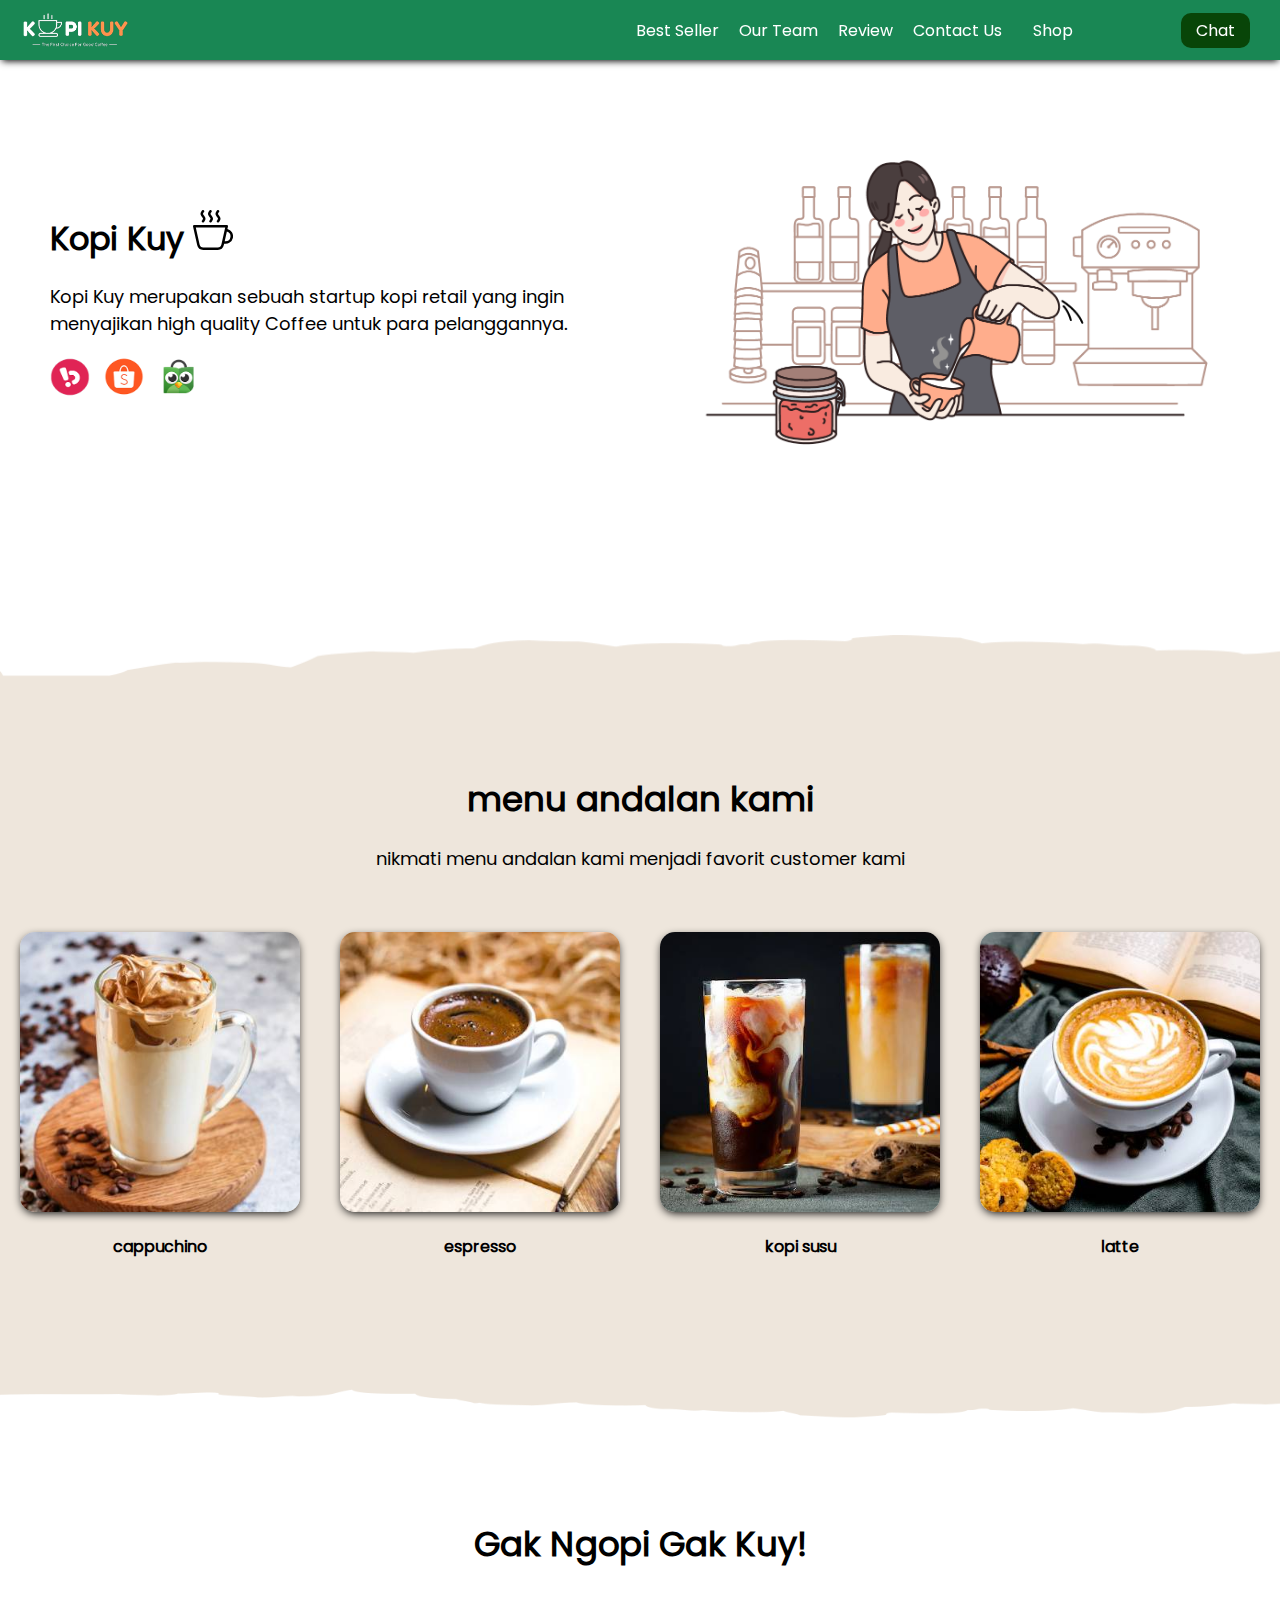
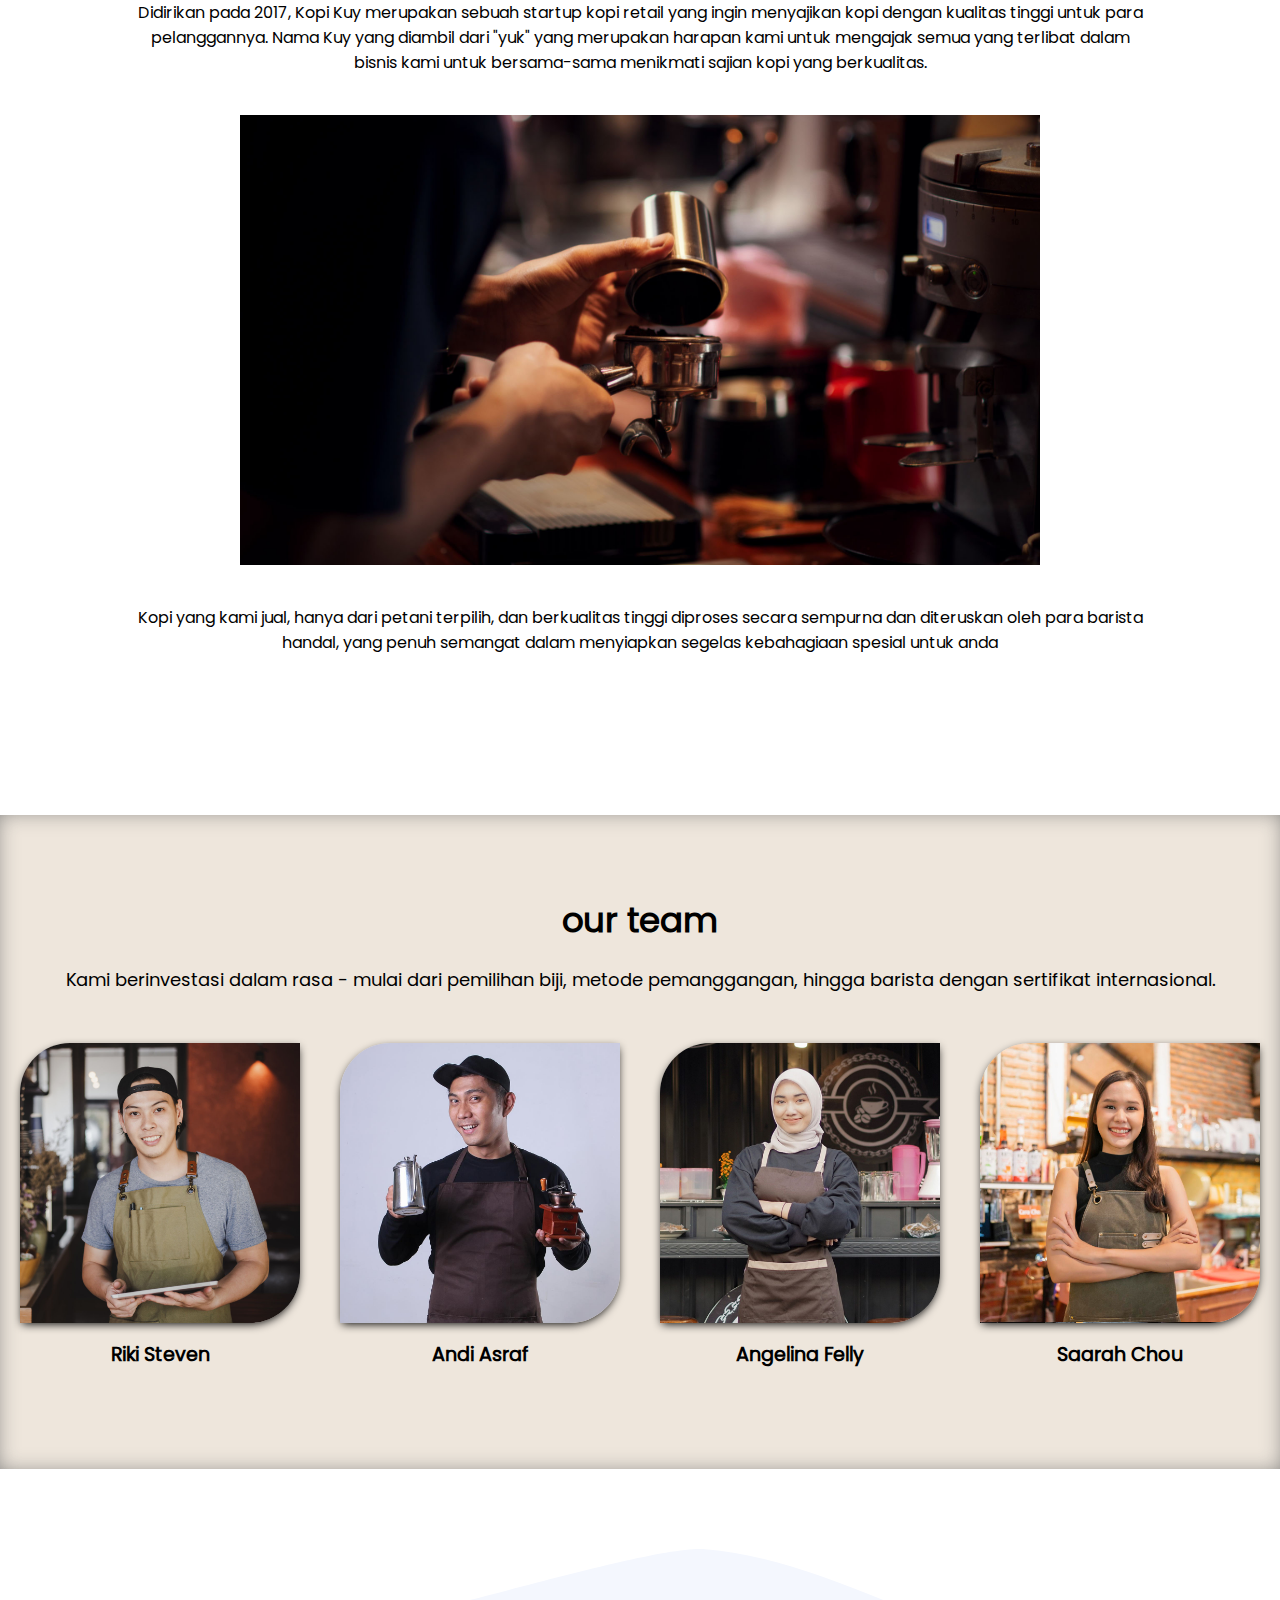
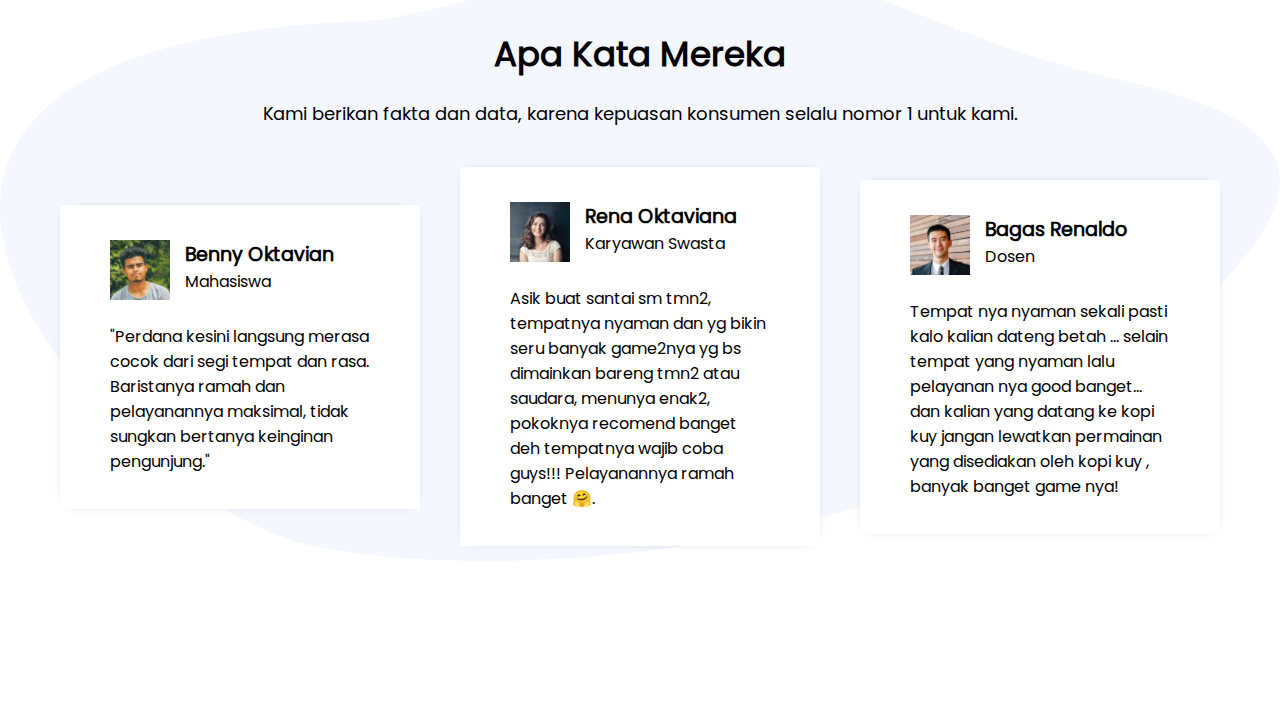
<file: index.html>
<!DOCTYPE html>
<html lang="id">

<head>
    <meta charset="UTF-8">
    <meta http-equiv="X-UA-Compatible" content="IE=edge">
    <meta name="viewport" content="width=device-width, initial-scale=1.0">
    <link rel="shortcut icon" href="images/favicon.ico" type="image/x-icon">
    <title>Website Kopi Kuy</title>
    <link rel="stylesheet" href="css/style.css">
</head>

<body>
    <nav>
        <img class="logo" src="images/logo/logo_kuy.png">
        <div class="navigasi">
            <a href="#best-seller">Best Seller</a>
            <a href="#our-team">Our Team</a>
            <a href="#review">Review</a>
            <a href="#contact-us">Contact Us</a>
        </div>
        <a class="shop" href="produk.html">Shop</a>
        <a class="chat" href="https://wa.me/628123456?text=Saya ingin bertanya" target="_blank">Chat</a>
    </nav>

    <header>
        <div class="kiri">
            <h1>Kopi Kuy <img src=" images/icon/icon_kopi.svg"></h1>
            <p>
                Kopi Kuy merupakan sebuah startup kopi retail yang ingin menyajikan
                high quality Coffee untuk para pelanggannya.
            </p>
            <div class="olshop">
                <img src="images/logo/logo_bukalapak.png">
                <img src="images/logo/logo_shopee.png">
                <img src="images/logo/logo_tokopedia.png">
            </div>
        </div>
        <div class="kanan">
            <img src="images/header/header1.png">
        </div>
    </header>

    <section class="best-seller" id="best-seller">

        <h2>menu andalan kami</h2>
        <p>nikmati menu andalan kami menjadi favorit customer kami</p>

        <div class="produk">
            <img src="images/produk/product_capuchino.jpg" alt="">
            <p>cappuchino</p>
        </div>
        <div class="produk">
            <img src="images/produk/product_espresso.jpg" alt="">
            <p>espresso</p>
        </div>
        <div class="produk">
            <img src="images/produk/product_kopi_susu.jpg" alt="">
            <p>kopi susu</p>
        </div>
        <div class="produk">
            <img src="images/produk/product_latte.jpg" alt="">
            <p>latte</p>
        </div>
    </section>
    <section class="about-us">
        <h2>Gak Ngopi Gak Kuy!</h2>
        <p>Didirikan pada 2017, Kopi Kuy merupakan sebuah startup kopi retail
            yang ingin menyajikan kopi dengan kualitas tinggi untuk para pelanggannya.
            Nama Kuy yang diambil dari "yuk" yang merupakan harapan kami untuk mengajak semua
            yang terlibat dalam bisnis kami untuk bersama-sama menikmati sajian kopi yang berkualitas.
        </p>
        <img src="images/about-us/barista.jpg" alt="">
        <p>
            Kopi yang kami jual, hanya dari petani terpilih, dan berkualitas tinggi diproses
            secara sempurna dan diteruskan oleh para barista handal, yang penuh semangat
            dalam menyiapkan segelas kebahagiaan spesial untuk anda
        </p>
    </section>
    <section class="our-team">
        <h2>our team</h2>
        <p>Kami berinvestasi dalam rasa - mulai dari pemilihan biji, metode pemanggangan,
            hingga barista dengan sertifikat internasional.
        </p>
        <div class="team">
            <img src="images/team/team1.jpg" alt="">
            <h3>Riki Steven</h3>
            <p></p>
        </div>
        <div class="team">
            <img src="images/team/team2.jpg" alt="">
            <h3>Andi Asraf</h3>
            <p></p>
        </div>
        <div class="team">
            <img src="images/team/team3.jpg" alt="">
            <h3>Angelina Felly</h3>
            <p></p>
        </div>
        <div class="team">
            <img src="images/team/team4.jpg" alt="">
            <h3>Saarah Chou</h3>
            <p></p>
        </div>
    </section>
    <section class="review">
        <h2>Apa Kata Mereka</h2>
        <p>Kami berikan fakta dan data, karena kepuasan konsumen selalu nomor 1 untuk kami.</p>

        <div class="testimoni">
            <img src="images/customer/customer1.jpg" alt="">
            <div class="profile">
                <h3>Benny Oktavian</h3>
                <p>Mahasiswa</p>
            </div>
            <p>
                "Perdana kesini langsung merasa cocok dari segi tempat dan rasa.
                Baristanya ramah dan pelayanannya maksimal, tidak sungkan bertanya keinginan pengunjung."
            </p>
        </div>

        <div class="testimoni">
            <img src="images/customer/customer2.jpg" alt="">
            <div class="profile">
                <h3>Rena Oktaviana</h3>
                <p>Karyawan Swasta</p>
            </div>
            <p>
                Asik buat santai sm tmn2, tempatnya nyaman dan yg bikin seru banyak game2nya
                yg bs dimainkan bareng tmn2 atau saudara, menunya enak2, pokoknya recomend
                banget deh tempatnya wajib coba guys!!! Pelayanannya ramah banget 🤗.
            </p>
        </div>
        <div class="testimoni">
            <img src="images/customer/customer3.jpg" alt="">
            <div class="profile">
                <h3>Bagas Renaldo</h3>
                <p>Dosen</p>
            </div>
            <p>
                Tempat nya nyaman sekali pasti kalo kalian dateng betah ...
                selain tempat yang nyaman lalu pelayanan nya good banget...
                dan kalian yang datang ke kopi kuy jangan lewatkan permainan yang disediakan
                oleh kopi kuy , banyak banget game nya!
            </p>
        </div>
    </section>
</body>


</html>
</file>
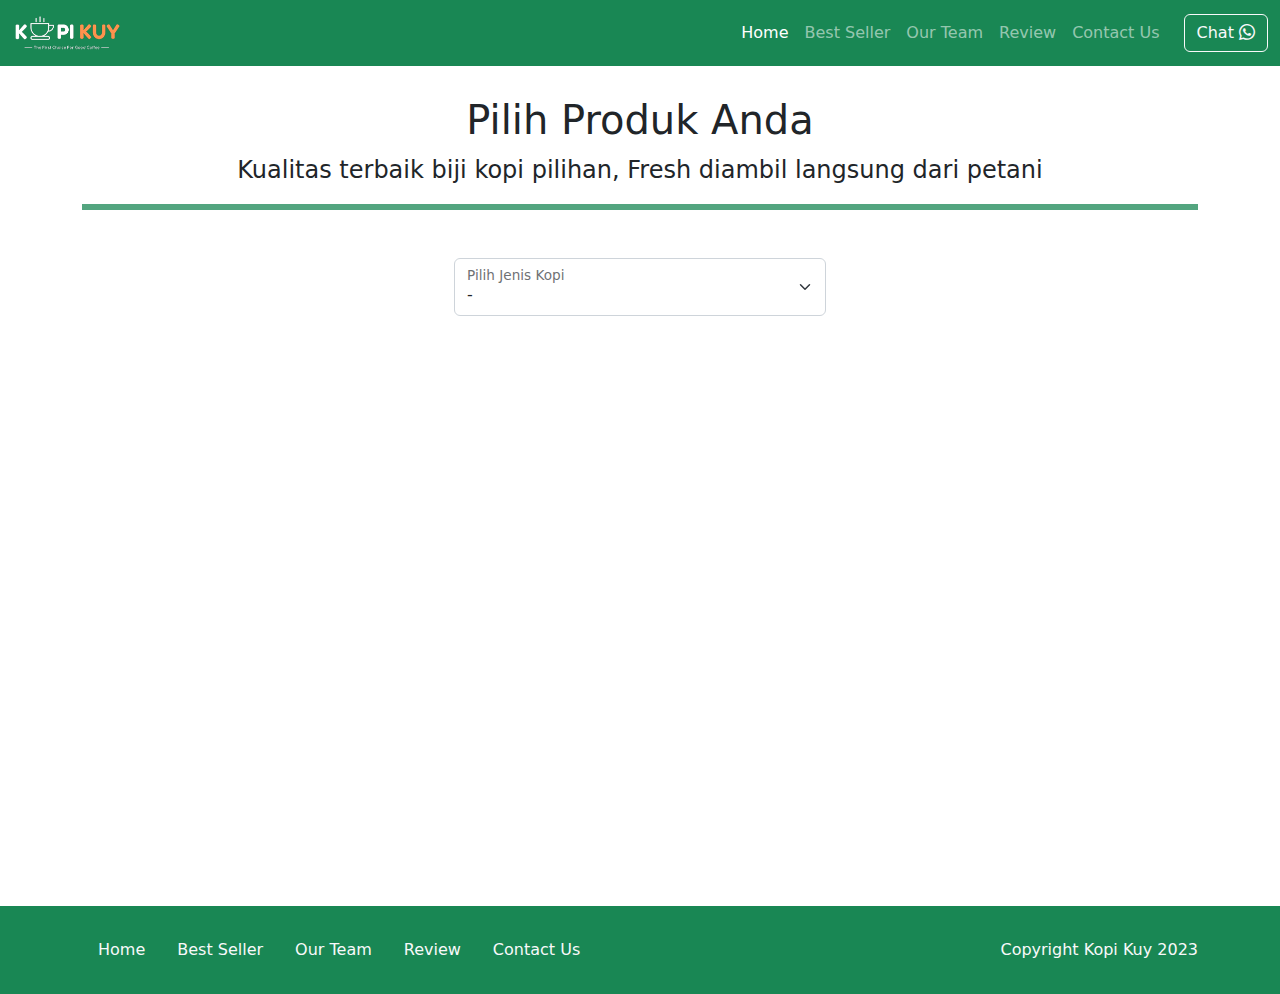
<file: produk.html>
<!DOCTYPE html>
<html lang="id">

<head>
    <meta charset="UTF-8">
    <meta http-equiv="X-UA-Compatible" content="IE=edge">
    <meta name="viewport" content="width=device-width, initial-scale=1.0">
    <link rel="shortcut icon" href="images/favicon/favicon.ico" type="image/x-icon">
    <title>Produk</title>
    <link rel="shortcut icon" href="images/favicon.ico" type="image/x-icon">
    <link rel="stylesheet" href="vendor/bootstrap/bootstrap.min.css">
    <link rel="stylesheet" href="vendor/bootstrap/bootstrap-icons.css">
    <script src="vendor/bootstrap/bootstrap.bundle.min.js"></script>
    <style>
        section {
            min-height: 90vh;
        }
    </style>
    <script src="js/jquery-3.6.3.min.js"></script>
</head>

<body>
    <nav class="navbar navbar-expand-lg bg-success navbar-dark w-100 fixed-top">
        <div class="container-fluid">
            <a class="navbar-brand" href="#">
                <img class="logo" src="images/logo/logo_kuy.png" height="40">
            </a>
            <button class="navbar-toggler" type="button" data-bs-toggle="collapse"
                data-bs-target="#navbarSupportedContent" aria-controls="navbarSupportedContent" aria-expanded="false"
                aria-label="Toggle navigation">
                <span class="navbar-toggler-icon"></span>
            </button>
            <div class="collapse navbar-collapse" id="navbarSupportedContent">
                <ul class="navbar-nav ms-auto me-3 mb-2 mb-lg-0">
                    <li class="nav-item">
                        <a class="nav-link active" aria-current="page" href="index.html">Home</a>
                    </li>
                    <li class="nav-item">
                        <a class="nav-link" href="index.html#best-seller">Best Seller</a>
                    </li>
                    <li class="nav-item">
                        <a class="nav-link" href="index.html#our-team">Our Team</a>
                    </li>
                    <li class="nav-item">
                        <a class="nav-link" href="index.html#review">Review</a>
                    </li>
                    <li class="nav-item">
                        <a class="nav-link" href="index.html#contact-us">Contact Us</a>
                    </li>
                </ul>
                <a class="btn btn-outline-light" href="https://wa.me/6281290465034" target="_blank">Chat <i
                        class="bi bi-whatsapp"></i></a>

            </div>
        </div>
    </nav>

    <section class="produk text-center my-5 py-5">
        <div class="container">
            <h1>Pilih Produk Anda</h1>
            <p class="fs-4">Kualitas terbaik biji kopi pilihan, Fresh diambil langsung dari petani</p>
            <hr class="border border-success border-3 opacity-75">

            <div class="form-floating col-md-4 mx-auto my-5">

                <select class="form-select" id="select_kopi">
                    <option selected disabled>-</option>
                    <option value="arabica">Arabica</option>
                    <option value="robusta">Robusta</option>
                    <option value="non-kopi">selain kopi</option>
                </select>

                <label for="select_kopi">Pilih Jenis Kopi</label>

            </div>

            <div id="baris_produk" class="row row-cols-1 row-cols-md-2 row-cols-lg-4 ">

            </div>
        </div>
    </section>

    <footer class="bg-success py-4">
        <div class="container">
            <div class="row align-items-center">
                <div class="col-md-8">
                    <ul class="nav">
                        <li class="nav-item">
                            <a class="nav-link link-light active" aria-current="page" href="index.html">Home</a>
                        </li>
                        <li class="nav-item">
                            <a class="nav-link link-light" href="index.html#best-seller">Best Seller</a>
                        </li>
                        <li class="nav-item">
                            <a class="nav-link link-light" href="index.html#our-team">Our Team</a>
                        </li>
                        <li class="nav-item">
                            <a class="nav-link link-light" href="index.html#review">Review</a>
                        </li>
                        <li class="nav-item">
                            <a class="nav-link link-light" href="index.html#contact-us">Contact Us</a>
                        </li>
                    </ul>
                </div>
                <div class="col-md-4 text-light text-end">
                    Copyright Kopi Kuy 2023
                </div>
            </div>
        </div>
    </footer>

    <script>
        var sumber = "https://rikikurnia.com/prakerja/api/kopi"
        var sumber2 = "data.json"

        select_kopi.onchange = function () {
            var dipilih = this.value
            console.log(dipilih)
            ambilData(dipilih)

        }
        function ambilData(dipilih) {
            var template = ""
            $.getJSON(sumber2).then(function (data) {
                var data_kopi = data[dipilih]
                console.log(data_kopi)

                data_kopi.forEach(item => {
                    template += `<div class="col mb-4">
                        <div class="card">
                            <img src="${item.foto}" class="card-img-top" alt="...">
                            <div class="card-body">
                                <h5 class="card-title">${item.nama}</h5>
                                <div class="row hargasize my-4">
                                    <div class="col">
                                        ${item.size}
                                    </div>
                                    <div class="col">
                                        ${item.harga}
                                    </div>
                                </div>
                                <a target="_blank" href="${item.link}" class="btn btn-primary w-100">Beli</a>
                            </div>
                        </div>
                    </div>`
                })

                baris_produk.innerHTML = template

            })

        }


    </script>
</body>

</html>
</file>
<file: css/style.css>
/* Kode * di bawah ini untuk mereset tampilan setiap web browser supaya seragam */

* {
   box-sizing: border-box;
   margin: 0;
   padding: 0;
}

html {
   /* scroll-behavior: smooth agar scroll ketika klik pada navigasi menjadi halus */
   scroll-behavior: smooth;
}

/* 
Kode di bawah ini untuk mengatur nav sampai footer agar memiliki tampilan flexibel
selengkapnya akan di bahas di hari ke 3
*/

nav,
header,
section,
footer {
   /* 
      display: flex memiliki pengaturan yang dapat mengatur agar elemen
      di dalamnya memiliki ukuran yang fleksibel
      digunakan saat ada elemen yang isinya lebih dari satu kolom
   */
   display: flex;
   /* 
      align-items: center mengatur elemen di dalamnya rata tengah vertikal
   */
   align-items: center;

   /* 
      justify-content: center mengatur elemen di dalamnya rata tengah horizontal
   */
   justify-content: center;

   /* 
      flex-wrap: wrap mengatur agar jika lebar elemen berlebih, maka elemen
      akan otomatis diletakan di baris baru (tidak dipaksakan di satu baris)
   */
   flex-wrap: wrap;
}



/* 
Kode @font-face untuk menginstall font ke dalam Website 
src adalah untuk lokasi fontnya, font dapat di cari di website https://fonts.google.com/
dengan memberi nama family, maka kita mendaftarkan font tersebut ke dalam website
*/

@font-face {
   src: url(../fonts/poppins.woff2);
   font-family: 'Poppins';
}

body {
   /* 
   mendaftarkan semua teks pada body menjadi family Poppins 
   kenapa pada body? karena elemen body membungkus semua elemen dari nav section sampai footer
   */
   font-family: 'Poppins';
}

/*
Misalnya ada font dari google yang bernama Irish Grover yang berada di:
https://fonts.gstatic.com/s/irishgrover/v23/buExpoi6YtLz2QW7LA4flVgv__RP.woff2

maka bisa coba copy kode berikut untuk menginstall font tadi:

@font-face {
  font-family: 'Irish Grover';
  font-style: normal;
  font-weight: 400;
  src: url(https://fonts.gstatic.com/s/irishgrover/v23/buExpoi6YtLz2QW7LA4flVgv__RP.woff2) format('woff2');
}

Jika kode di atas sudah di copy
Nanti pada element yang ingin menggunakan font Irish Grover Tadi, tinggal diganti font-familynya
misal mau mengganti h1 dan h2 maka kodenya sebagai berikut:

h1,h2 {
   font-family: 'Irish Grover';
}

*/


a {
   /* menghilangkan garis bawah pada link */
   text-decoration: none;

   /* 
   color: adalah untuk mengganti warna tulisan.
   color:unset digunakan pada a untuk menghilangkan warna bawaan pada link (biasanya warna biru) 
   */
   color: unset;
}

h2 {
   /* mengatur ukuran huruf ke 34 pixel */
   font-size: 34px;
}

h3 {
   /* mengatur ukuran huruf ke 1.2rem */
   font-size: 1.2rem;
}

h1,
h2,
h3 {
   /* mengatur tebal huruf bisa bold, normal*/
   font-weight: bold;
}

img {
   /* 
      kode max-width artinya lebar maksimal
      mengatur agar semua elemen img memiliki lebar maksimal 100% agar
      besar gambar tidak melebihi layar ataupun elemen pembungkus
   */
   max-width: 100%;
}

/* Navigasi */

nav {
   /* 
   background-color mengatur warna latar belakang 
   untuk pengguna hp, pergantian warna tidak bisa seperti vs code
   hanya dapat menggunakan warna bahasa inggris seperti: red, green, brown, purple dsb
   untuk pengguna vscode silahkan arahkan mouse ke kotak warna di bawah
   untuk mengganti warna sesuai keinginan
   */
   background-color: #198754;

   /* box-shadow membuat efek bayangan */
   box-shadow: 0 3px 7px -2px #000;

   /* width mengatur lebar elemen. 100% agar lebarnya full dari kiri sampai kanan layar */
   width: 100%;

   /* 
   padding digunakan untuk memberi jarak ke dalam. 
   efeknya bila digunakan pada elemen yang memiliki warna latar akan membuat elemen tersebut 'gemuk'
   padding-top artinya jarak ke atas, nilai padding dapat berupa
   padding-top, padding-bottom, padding-left, padding-right
   */
   padding-top: 10px;
   padding-bottom: 10px;

   /* 
   position mengatur posisi elemen, position:fixed supaya elemen nav akan ikut menempel di atas layar
   saat kita scroll ke bawah. Jika ingin navigasi gak nempel, bisa menggunakan position:static;
   */
   position: fixed;

   /* Nilai z-index semakin besar, maka elemen akan semakin di depan */
   z-index: 500;
}

img.logo {
   /* height mengatur tinggi elemen */
   height: 40px;
   /* penjelasan margin mirip dengan padding, fungsinya untuk memberi jarak pada elemen */
   margin-left: 20px;
}

div.navigasi {
   margin-left: auto;
   margin-right: 15px;
}

nav a {
   color: #fff;
   padding-left: 8px;
   padding-right: 8px;
}

a.shop {
   margin-right: 100px;
}

a.chat {
   margin-right: 30px;
   background-color: rgb(8, 69, 8);
   color: #fff;
   padding-top: 5px;
   padding-right: 15px;
   padding-bottom: 5px;
   padding-left: 15px;
   border-radius: 10px;
}


/* 
   PERHATIKAN bahwa dalam mengatur elemen, nama elemen langsung ditulis
   sedangkan untuk mengatur class, dibutuhkan tanda titik (.) terlebih dulu
   img {} berarti seluruh elemen dengan tag img (<img src="....">), 
   sedangkan .img artinya hanya elemen dengan class img (<img class="img" src="...">) 
*/


/* HEADER */


header,
section {
   /*
    padding mengatur jarak ke dalam
    pada padding dan margin ditambahkan top / right / bottom / top 
    untuk mengatur jarak masing-masing 
   */
   padding-top: 80px;
   padding-bottom: 80px;

   /* margin mengatur jarak ke luar */
   margin-bottom: 80px;
}

/* penulisan CSS dapat digabung dengan beberapa elemen */
header div.kiri,
header div.kanan {
   /* width mengatur lebar elemen. 50% artinya setengah ukuran elemen pembungkus */
   width: 50%;
   padding: 50px;
}

header h1 {
   margin-bottom: 20px;
}

header p {
   /* font-size digunakan untuk mengatur ukuran huruf */
   font-size: 18px;
   margin-bottom: 20px;
}

div.olshop img {
   width: 40px;
   /* aspect-ratio:1 agar tinggi menyesuaikan width */
   aspect-ratio: 1;
   margin-right: 10px;
}

/* Best Seller */

section.best-seller {
   position: relative;

   /* background-color mengatur warna latar belakang elemen */
   background-color: #EEE6DC;

   /* text-align mengatur rata tulisan, bisa bernilai: left, right, center, justify */
   text-align: center;
}

/* 
terkait position, after, dan before memerlukan pemahaman mendalam
terkait layout pada CSS untuk dapat memahami secara penuh 
*/

section.best-seller::before,
section.best-seller::after {
   position: absolute;
   content: "";
   width: 100%;
   height: 76px;

   /* background-image untuk menambahkan gambar sebagai background */
   background-image: url(../images/background/garis-atas.png);

   /*background-size agar gambar latar menyesuaikan tinggi / lebar elemen */
   background-size: cover;

   top: -60px;
   left: 0;
}

section.best-seller::after {
   height: 60px;
   background-image: url(../images/background/garis-bawah.png);
   top: unset;
   bottom: -60px;
}

section.best-seller h2 {
   margin-bottom: 20px;
   width: 100%;
}

/* 
Penulisan section.best-seller > p berarti mengatur elemen p yang langsung
di bungkus oleh elemen <section class="best-seller">
aturan ini tidak berlaku untuk elemen <p> yang ada di dalam <div class="produk">
*/

section.best-seller>p {
   font-size: 18px;
   margin-bottom: 40px;
   width: 100%;
}

div.produk {
   /* 
      Penulisan padding dan margin seperti padding:20px ini penulisan singkat 
      yang berarti top, right, bottom, left nilainya sama, yaitu 20px 
   */
   padding: 20px;
   width: 25%;
}

div.produk img {
   /* transition membuat animasi transisi dari perubahan style, 0.3s berarti 0.3 detik */
   transition: all 0.3s ease;

   /* border-radius  Membuat sudut membulat */
   border-radius: 15px;

   /* box-shadow membuat efek bayangan */
   box-shadow: 0 3px 10px -2px #000;
}

/*

kode div.produk img:hover akan dijalankan saat mouse ada di atas elemen <img> yang ada
di dalam <div class="produk"> 
karena ada efek transition pada div.produk img 
maka akan menghasilkan efek animasi yang smooth

*/
div.produk img:hover {

   /* membuat transformasi, bisa berupa scale(1.05), rotate(180deg), translateY(-50px), dsb */
   transform: scale(0.9);
   border-radius: 50%;
}

div.produk p {
   margin-top: 15px;
   font-weight: bold;
}



/* About US */

section.about-us {
   /* max-width: 80%; mengatur lebar maksimal elemen tidak boleh melebihi 80% layar */
   max-width: 80%;

   /* margin-left dan margin-right auto akan membuat posisi elemen berada di tengah */
   margin-left: auto;
   margin-right: auto;
   text-align: center;
}

section.about-us h2 {
   margin-bottom: 30px;
   width: 100%;
}

section.about-us img {
   /* 
      Penulisan width: 800px dan max-width: 100% mengatur agar
      elemen memiliki lebar 800px namun tidak boleh melebihi 100% ukuran layar
   */
   width: 800px;
   max-width: 100%;
   margin: auto;
}

/*
section.about-us p:nth-child(2) berarti mengatur elemen ke 2 dengan jenis <p>
yang ada di dalam <section class="about-us">
*/

section.about-us p:nth-child(2) {
   margin-bottom: 40px;
}

section.about-us p:nth-child(4) {
   margin-top: 40px;
}


/* OUR TEAM */

section.our-team {
   background-color: #EEE6DC;
   box-shadow: inset 0px 0px 23px -6px #707070;
   text-align: center;
}

section.our-team h2 {
   margin-bottom: 20px;
   width: 100%;
}

section.our-team>p {
   margin-bottom: 30px;
   font-size: 18px;
   width: 800px;
   max-width: 90%;
   margin-left: auto;
   margin-right: auto;
   width: 100%;
}

div.team {
   width: 25%;
   padding: 20px;
}

div.team img {
   width: 100%;
   aspect-ratio: 1/1;
   object-fit: cover;
   box-shadow: 0 3px 10px -2px #000;
   border-radius: 50px 0px 50px 0px;
   margin-bottom: 10px;
}


/* REVIEW */

section.review {
   background-image: url(../images/background/bg-review.svg);
   /* 
      background-size: contain;
      membuat gambar latar belakang tidak terpotong
   */
   background-size: contain;

   /* 
      background-repeat: no-repeat;
      membuat gambar latar belakang tidak diulang (duplikat)
   */
   background-repeat: no-repeat;
   padding-left: 40px;
   padding-right: 40px;
   justify-content: space-around;
   /* align-items: stretch; membuat tinggi elemen di dalam .review .baris seragam */
   text-align: center;
}

section.review h2 {
   margin-bottom: 20px;
   width: 100%;
}

section.review>p {
   margin-bottom: 40px;
   font-size: 18px;
   width: 100%;
}

div.testimoni {
   width: 30%;
   display: flex;
   flex-wrap: wrap;
   padding: 35px 50px;
   box-shadow: 0px 0px 12px -10px #000;
   background-color: #fff;
}

div.testimoni img {
   width: 60px;
   height: 60px;
   margin-right: 15px;
   object-fit: cover;
}

div.profile {
   text-align: left;
   display: block;
   margin-bottom: 30px;
   width: calc(100% - 75px);
}

div.profile p {
   width: 100%;
   text-align: left;
}

div.testimoni>p {
   width: 100%;
   text-align: left;
}


/* CONTACT US */
section.contact-us {
   margin-bottom: 20px;
}

section.contact-us iframe {
   width: 100%;
   height: 300px;
   border: 0;
}

div.kontak {
   width: 30%;
   /* color mengatur warna tulisan */
   color: green;
   text-align: center;
   margin-top: 50px;
}


/* FOOTER */

footer {
   background-color: #198754;
   padding-top: 15px;
   padding-bottom: 15px;
   color: #fff;
   padding-right: 40px;
   padding-left: 40px;
}

footer div.navigasi {
   margin-left: 20px;
   margin-right: auto;
}

footer div.navigasi a {
   padding: 8px;
}

/* UNTUK kode RESPONSIF hari ke 3 tulis DI BAWAH sini */

@media (max-width:600px) {
   div.navigasi {
      display: none;
   }

   a.shop {
      margin-right: 20px;
      margin-left: auto;
   }

   header div.kiri,
   header div.kanan {
      width: 100%;
      padding: 30px;
      text-align: center;
   }

   div.produk,
   div.team {
      width: 50%;
   }

   div.testimoni {
      width: 100%;
      margin-bottom: 30px;
   }

}

/* Kode CSS Selesai di sini */
</file>
